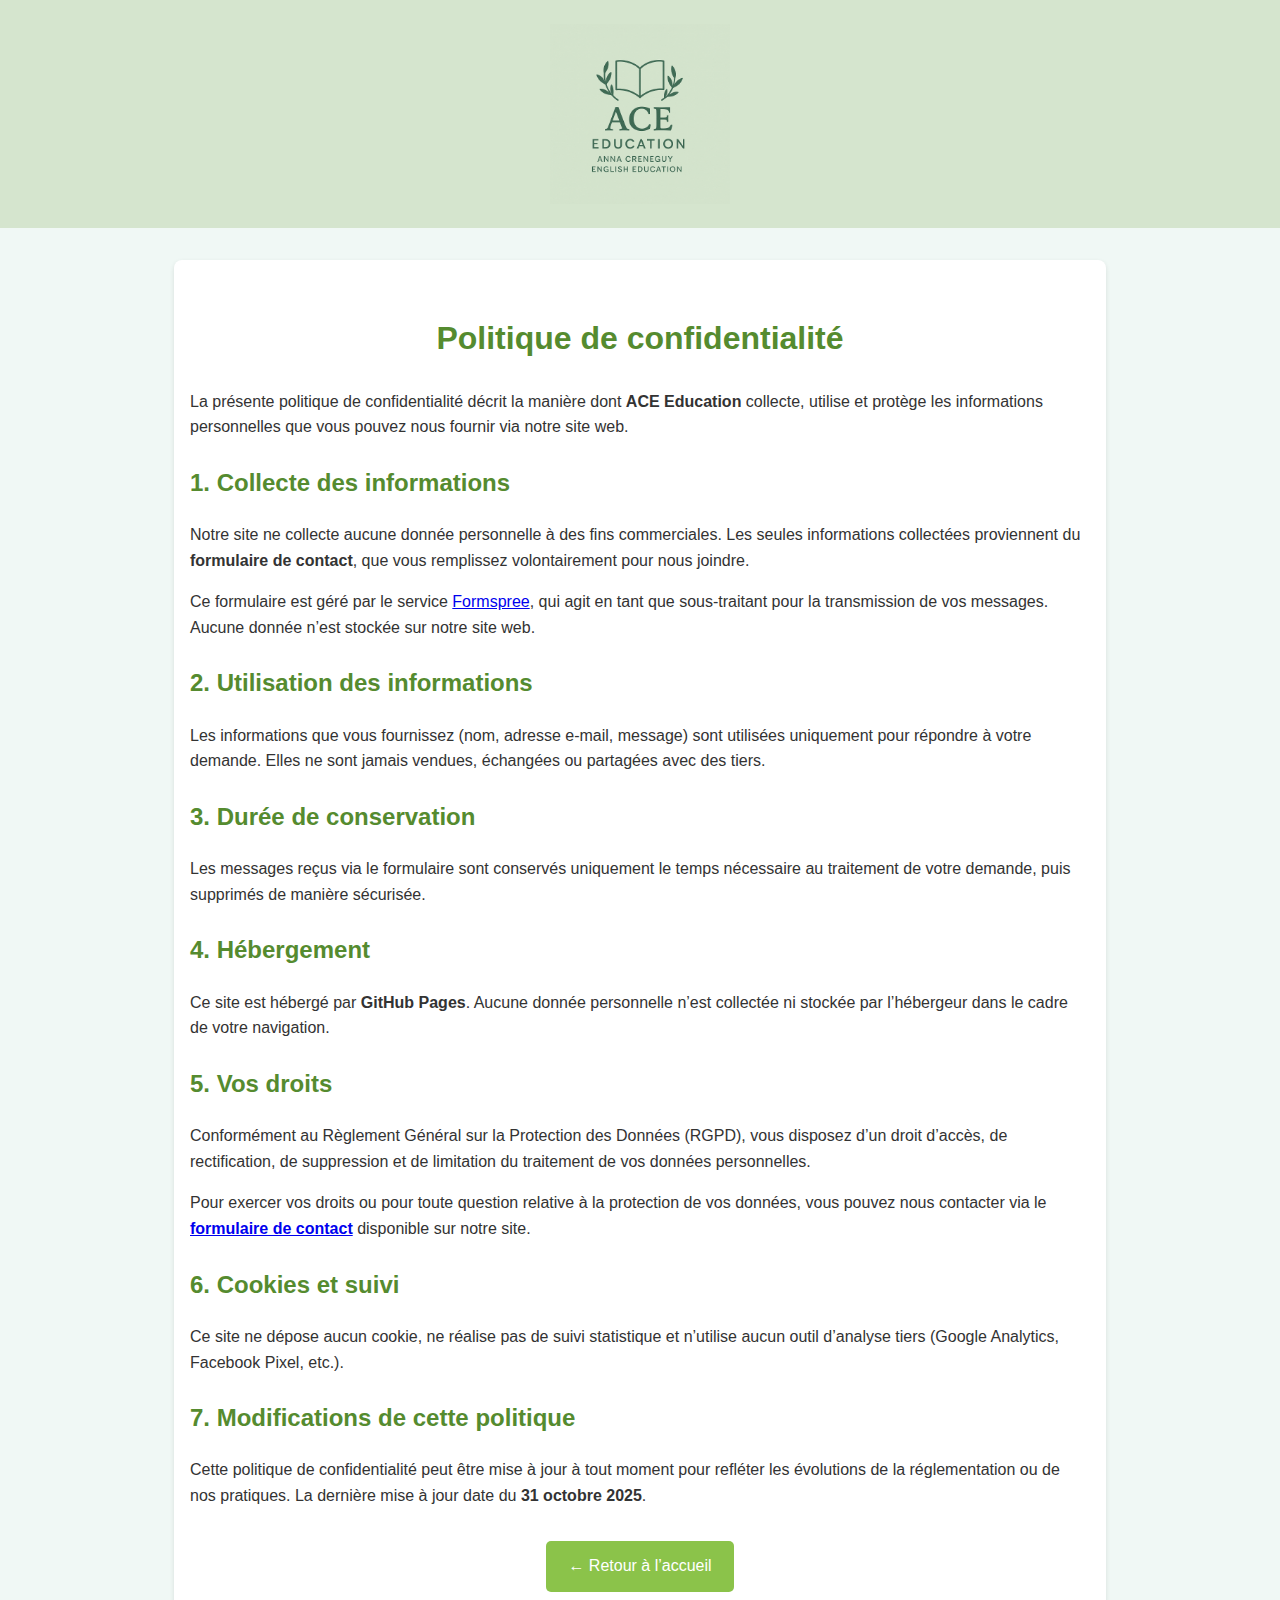
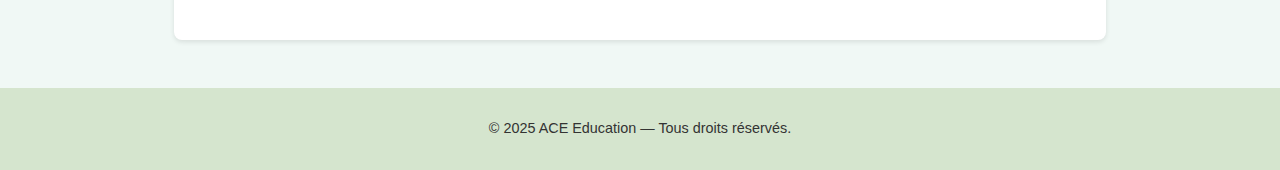
<file: privacy.html>
<!DOCTYPE html>
<html lang="fr">
<head>
  <meta charset="UTF-8">
  <meta name="viewport" content="width=device-width, initial-scale=1.0">
  <title>Politique de confidentialité | ACE Education</title>

  <!-- Favicon -->
  <link rel="apple-touch-icon" sizes="180x180" href="assets/apple-touch-icon.png">
  <link rel="icon" type="image/png" sizes="32x32" href="assets/favicon-32x32.png">
  <link rel="icon" type="image/png" sizes="16x16" href="assets/favicon-16x16.png">
  <link rel="manifest" href="assets/site.webmanifest">

  <!-- Feuille de style principale -->
  <link rel="stylesheet" href="style.css">

  <style>
    /* Style spécifique à la page politique */
    body {
      background-color: #f0f8f5;
    }

    header {
      background: #d5e5ce;
      padding: 1.5rem 0;
      text-align: center;
    }

    header a {
      text-decoration: none;
    }

    header img {
      width: 180px;
      height: auto;
      display: block;
      margin: 0 auto;
    }

    main.container {
      padding: 2rem 1rem;
      background: #ffffff;
      border-radius: 8px;
      box-shadow: 0 2px 5px rgba(0,0,0,0.1);
      margin: 2rem auto;
      max-width: 900px;
    }

    main h1 {
      color: #558B2F;
      margin-bottom: 1.5rem;
      text-align: center;
    }

    main h2 {
      color: #558B2F;
      margin-top: 1.5rem;
    }

    main p {
      line-height: 1.6;
      margin-bottom: 1rem;
    }

    footer {
      margin-top: 3rem;
      background: #d5e5ce;
      color: #333;
      text-align: center;
      padding: 15px 0;
      font-size: 0.9rem;
    }

    .btn {
      background: #8BC34A;
      color: white;
      padding: 0.8rem 1.4rem;
      text-decoration: none;
      border-radius: 5px;
      transition: background 0.3s ease;
      display: inline-block;
    }

    .btn:hover {
      background: #558B2F;
    }
  </style>
</head>

<body>
  <header>
    <a href="index.html">
      <img src="assets/logo_ace.png" alt="ACE Education Logo">
    </a>
  </header>

  <main class="container">
    <h1>Politique de confidentialité</h1>

    <p>La présente politique de confidentialité décrit la manière dont <strong>ACE Education</strong> collecte, utilise et protège les informations personnelles que vous pouvez nous fournir via notre site web.</p>

    <h2>1. Collecte des informations</h2>
    <p>Notre site ne collecte aucune donnée personnelle à des fins commerciales. Les seules informations collectées proviennent du <strong>formulaire de contact</strong>, que vous remplissez volontairement pour nous joindre.</p>

    <p>Ce formulaire est géré par le service <a href="https://formspree.io/" target="_blank" rel="noopener">Formspree</a>, qui agit en tant que sous-traitant pour la transmission de vos messages. Aucune donnée n’est stockée sur notre site web.</p>

    <h2>2. Utilisation des informations</h2>
    <p>Les informations que vous fournissez (nom, adresse e-mail, message) sont utilisées uniquement pour répondre à votre demande. Elles ne sont jamais vendues, échangées ou partagées avec des tiers.</p>

    <h2>3. Durée de conservation</h2>
    <p>Les messages reçus via le formulaire sont conservés uniquement le temps nécessaire au traitement de votre demande, puis supprimés de manière sécurisée.</p>

    <h2>4. Hébergement</h2>
    <p>Ce site est hébergé par <strong>GitHub Pages</strong>. Aucune donnée personnelle n’est collectée ni stockée par l’hébergeur dans le cadre de votre navigation.</p>

    <h2>5. Vos droits</h2>
    <p>Conformément au Règlement Général sur la Protection des Données (RGPD), vous disposez d’un droit d’accès, de rectification, de suppression et de limitation du traitement de vos données personnelles.</p>
    <p>Pour exercer vos droits ou pour toute question relative à la protection de vos données, vous pouvez nous contacter via le <strong><a href="index.html#contact">formulaire de contact</a></strong> disponible sur notre site.</p>

    <h2>6. Cookies et suivi</h2>
    <p>Ce site ne dépose aucun cookie, ne réalise pas de suivi statistique et n’utilise aucun outil d’analyse tiers (Google Analytics, Facebook Pixel, etc.).</p>

    <h2>7. Modifications de cette politique</h2>
    <p>Cette politique de confidentialité peut être mise à jour à tout moment pour refléter les évolutions de la réglementation ou de nos pratiques. La dernière mise à jour date du <strong>31 octobre 2025</strong>.</p>

    <p style="text-align:center; margin-top:2rem;">
      <a href="index.html" class="btn">← Retour à l’accueil</a>
    </p>
  </main>

  <footer>
    <p>© 2025 ACE Education — Tous droits réservés.</p>
  </footer>
</body>
</html>
</file>
<file: style.css>
/* General Styles */
body {
  margin: 0;
  font-family: 'Montserrat', sans-serif;
  line-height: 1.6;
  color: #333;
  background-color: #f0f8f5;
}

.container {
  max-width: 1000px;
  margin: auto;
  padding: 0 1rem;
}

/* Header */
header {
  background: #d5e5ce;
  padding: 1rem 2rem;
  display: flex;
  flex-direction: column; /* Logo au-dessus, menu en dessous */
  align-items: center;
  justify-content: center;
  text-align: center;
}

/* Logo centré et responsive */
header img {
  display: block;
  margin: 0 auto;
  width: 30%;
  max-width: 250px;
  height: auto;
}

/* Navigation */
nav {
  margin-top: 0.8rem;
}
nav a {
  color: #558B2F;
  margin: 0 1rem;
  text-decoration: none;
  font-weight: bold;
  font-size: 1rem;
}
nav a:hover {
  color: #3b5a1f;
}

/* Scroll to top button */
#scrollTopBtn {
  position: fixed;
  right: 20px;
  bottom: 80px;
  background: #558B2F;
  color: #fff;
  border: none;
  width: 50px;
  height: 50px;
  border-radius: 50%;
  cursor: pointer;
  display: none;
  z-index: 1000;
  font-size: 24px;
  line-height: 50px;
  text-align: center;
  padding: 0;
}
#scrollTopBtn:hover {
  background: #3b5a1f;
}

/* Sections */
.section {
  padding: 80px 20px;
  text-align: center;
}

/* Home Section */
.section-home {
  position: relative;
  background: url('https://images.unsplash.com/photo-1523240795612-9a054b0db644?ixlib=rb-4.0.3&auto=format&fit=crop&w=1600&q=80') no-repeat center center/cover;
  color: #fff;
  text-align: center;
  padding: 120px 20px;
}
.section-home .overlay {
  position: absolute;
  top:0; left:0;
  width:100%; height:100%;
  background: rgba(0,0,0,0.4);
}
.section-home h2, .section-home p, .section-home a {
  position: relative;
  z-index: 1;
}
.home-container h2 { 
  font-size: 2.5rem; 
  color: #ffffff !important; /* titre blanc pour lisibilité */
  margin-bottom: 1rem; 
}
.home-container p { 
  font-size: 1.1rem; 
  margin-bottom: 1.5rem; 
}

/* Buttons */
.btn {
  display: inline-block;
  background: #8BC34A;
  color: white;
  padding: 0.8rem 1.4rem;
  text-decoration: none;
  border-radius: 5px;
  transition: background 0.3s ease;
}
.btn:hover { background: #558B2F; }

/* Why Choose Us */
.section-why {
  background-color: #f5f9f6; /* vert très clair pour démarquer */
  padding: 60px 20px;
  border-radius: 8px;
}
.why-grid {
  display: grid;
  grid-template-columns: repeat(auto-fit, minmax(180px,1fr));
  gap: 20px;
  margin-top: 30px;
}
.why-card {
  background: #fff;
  padding: 20px;
  border-radius: 10px;
  box-shadow: none; /* plus d'ombre */
}
.why-card i {
  font-size: 2rem;
  color: #8BC34A;
  margin-bottom: 10px;
}
@media (min-width: 769px) {
  .section-why {
box-shadow: none; /* plus d'ombre */  
}
}

/* Testimonials */
.section-testimonials {
  background: #fff;
  text-align: center;
}
.testimonial {
  margin: 20px auto;
  max-width: 600px;
  font-style: italic;
}
.testimonial span {
  display: block;
  margin-top: 10px;
  font-weight: bold;
}

/* About Section */
.about-container {
  display: flex;
  align-items: center;
  justify-content: center;
  flex-wrap: wrap;
}
.about-image img {
  width: 250px;
  height: 250px;
  object-fit: cover;
  border-radius: 50%;
  border: 5px solid #ffffff;
  margin-right: 2rem;
  margin-bottom: 1rem;
}
.about-text { max-width: 600px; text-align: left; }

/* Tutoring Tabs */
.tabs { margin-bottom: 20px; }
.tab-btn {
  background: #8BC34A;
  color: white;
  border: none;
  padding: 12px 22px;
  margin: 5px;
  border-radius: 5px;
  cursor: pointer;
  transition: background 0.3s;
  font-size: 1.1rem;
  font-weight: 700;
}
.tab-btn.active, .tab-btn:hover { background: #558B2F; }

.tab-content {
  display: none;
  background: #ffffff;
  padding: 20px;
  border-radius: 5px;
  margin-top: 10px;
  text-align: left;
}
.tab-content.active { display: block; }

/* Contact Section */
.contact-container form {
  display: flex;
  flex-direction: column;
  max-width: 600px;
  margin: 0 auto;
}
.contact-container input,
.contact-container textarea {
  padding: 12px;
  margin: 10px 0;
  font-size: 1rem;
  border-radius: 5px;
  border: 1px solid #ccc;
  width: 100%;
  box-sizing: border-box;
}
.contact-container button {
  margin: 10px auto 0 auto;
  display: block;
  width: 50%;
}
footer {
  background: #d5e5ce;
  color: #333;
  text-align: center;
  padding: 15px 0;
  font-size: 0.9rem;
}

/* Language selector */
.language-selector {
  position: absolute;
  top: 12px;
  right: 18px;
  z-index: 2000;
  font-family: inherit;
}
#lang-btn {
  background: #fff;
  border: 1px solid rgba(0,0,0,0.06);
  padding: 4px;
  width: 44px;
  height: 44px;
  border-radius: 50%;
  display: flex;
  align-items: center;
  justify-content: center;
  cursor: pointer;
  box-shadow: 0 3px 8px rgba(0,0,0,0.12);
  transition: transform .12s ease, box-shadow .12s ease;
}
#lang-btn:hover,
.language-selector.open #lang-btn {
  transform: translateY(-2px);
  box-shadow: 0 6px 14px rgba(0,0,0,0.14);
}
#current-flag {
  display: block;
  width: 28px;
  height: 20px;
  object-fit: cover;
  border-radius: 3px;
  border: 1px solid rgba(0,0,0,0.06);
}
#lang-dropdown {
  display: none;
  position: absolute;
  top: calc(100% + 10px);
  right: 0;
  background: #fff;
  border-radius: 10px;
  box-shadow: 0 6px 18px rgba(0,0,0,0.12);
  overflow: hidden;
  min-width: 160px;
  padding: 6px 0;
  transition: opacity .12s ease, transform .12s ease;
  opacity: 0;
  pointer-events: none;
  z-index: 3000;
}
.language-selector:hover #lang-dropdown,
.language-selector:focus-within #lang-dropdown,
.language-selector.open #lang-dropdown {
  display: block;
  opacity: 1;
  pointer-events: auto;
}
#lang-dropdown .lang-option {
  display: flex;
  align-items: center;
  gap: 10px;
  padding: 8px 12px;
  cursor: pointer;
  color: #222;
  font-size: 0.95rem;
  transition: background .12s ease;
}
#lang-dropdown .lang-option:hover { background: #f5f6f7; }
#lang-dropdown .lang-option img {
  width: 22px;
  height: 15px;
  object-fit: cover;
  border-radius: 2px;
  border: 1px solid rgba(0,0,0,0.06);
}

#form-status {
  margin-top: 1rem;
  font-weight: 600;
  text-align: center;
}

input, textarea {
  width: 100%;
  margin-bottom: 1rem;
  padding: 0.8rem;
  border: 1px solid #ccc;
  border-radius: 8px;
  font-family: inherit;
}

/* Bouton du formulaire */
button.btn {
  background-color: #8BC34A;
  color: white;
  padding: 0.8rem 1.5rem;
  border: none;
  border-radius: 8px;
  cursor: pointer;
  transition: background-color 0.3s;
  font-weight: 600;
  box-shadow: 0 3px 6px rgba(0,0,0,0.1);
}
button.btn:hover {
  background-color: #558B2F;
  box-shadow: 0 5px 10px rgba(0,0,0,0.15);
}

/* === Mobile adjustments === */
@media screen and (max-width: 768px) {
  .section-home { display: none; }

  header {
    display: flex;
    flex-direction: column;
    align-items: center;
    justify-content: center;
    height: 100vh;
  }

  header nav {
    display: flex;
    flex-direction: column;
    gap: 15px;
    margin-top: 20px;
  }
  header nav a {
    font-size: 18px;
    padding: 10px 0;
  }
  header nav a[data-translate="nav_home"] { display: none; }

  /* Logo mobile agrandi */
  header img {
    width: 55%; /* prend 30% de l’écran */
    max-width: none; /* pas de limite max */
  }

  /* Ajustement boutons services */
  .tab-btn {
    font-size: 1.2rem;
    font-weight: 700;
    padding: 14px 24px;
  }

  .section-home .overlay {
    opacity: 0.5;
  }
}

/* Very small screens */
@media (max-width: 480px) {
  .language-selector { right: 10px; top: 8px; }
  #lang-btn { width: 40px; height: 40px; }
  #current-flag { width: 24px; height: 17px; }
  #lang-dropdown { min-width: 140px; }
}
</file>
